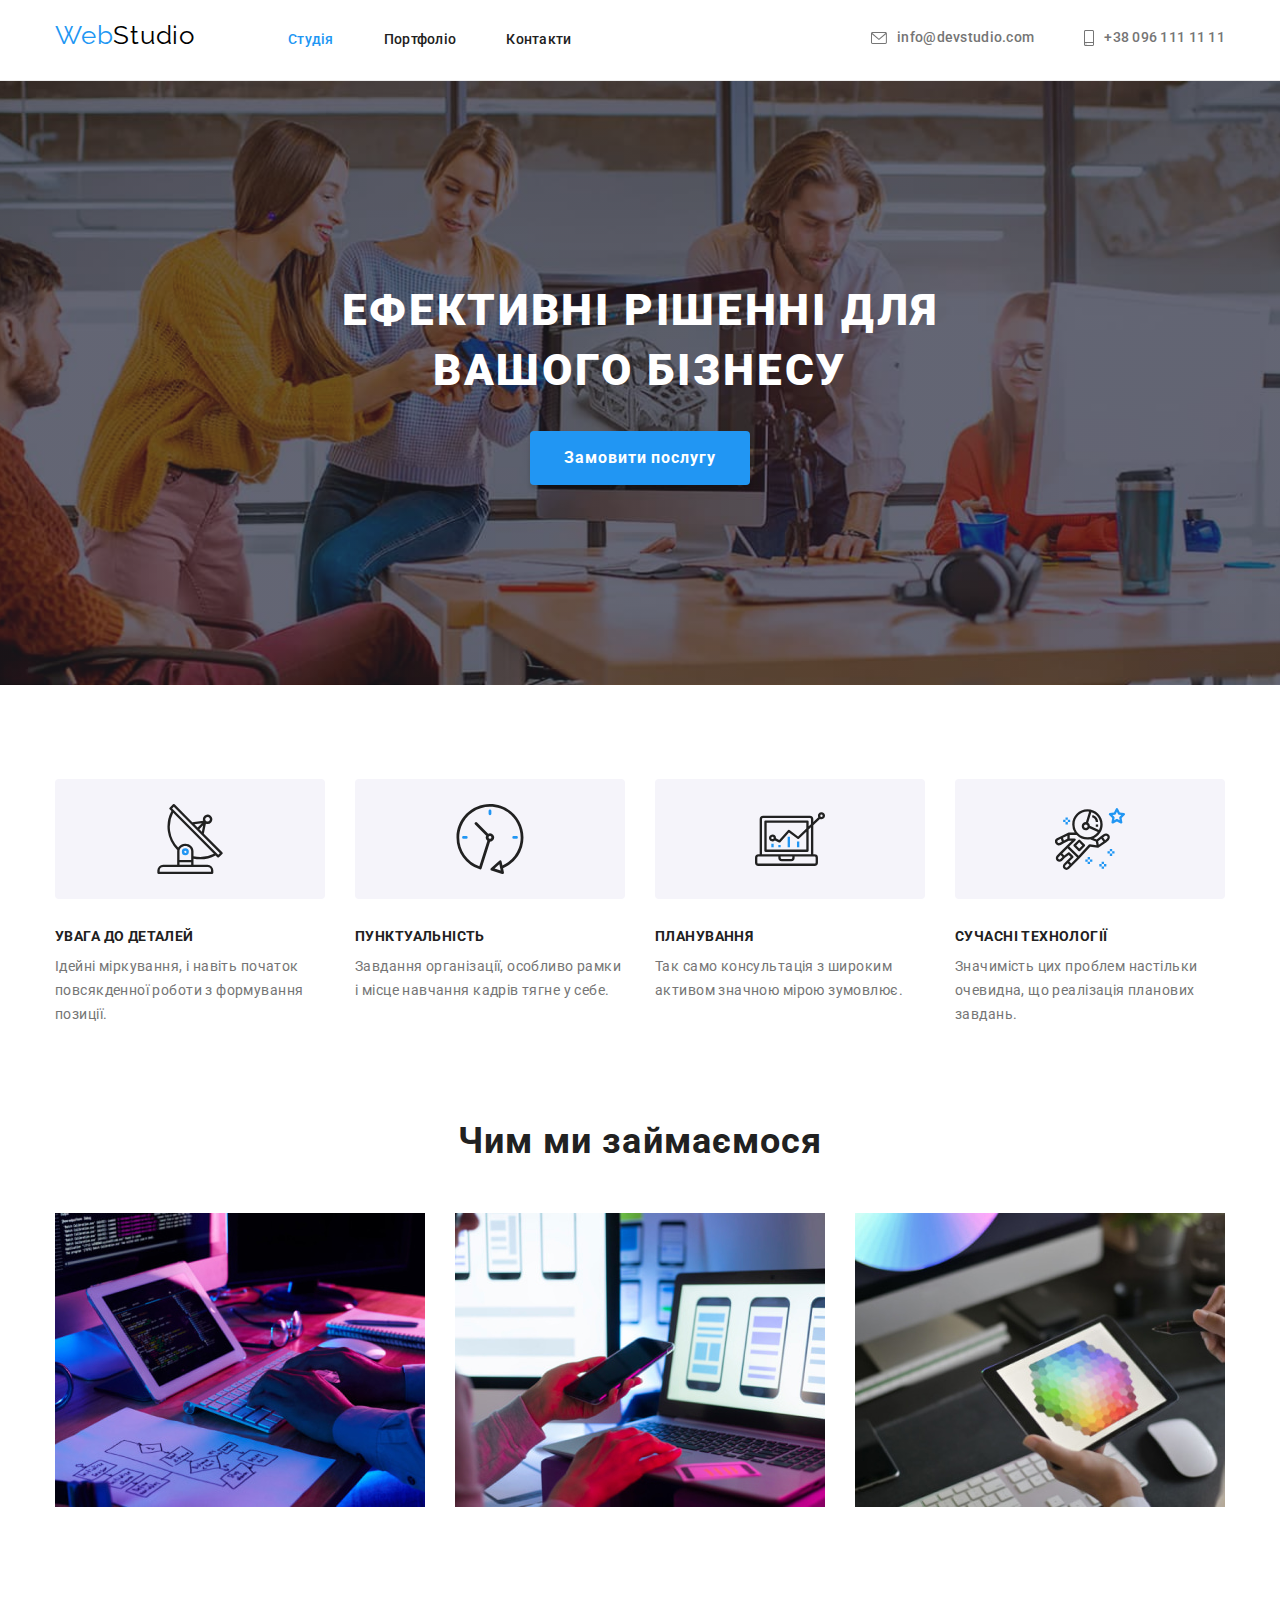
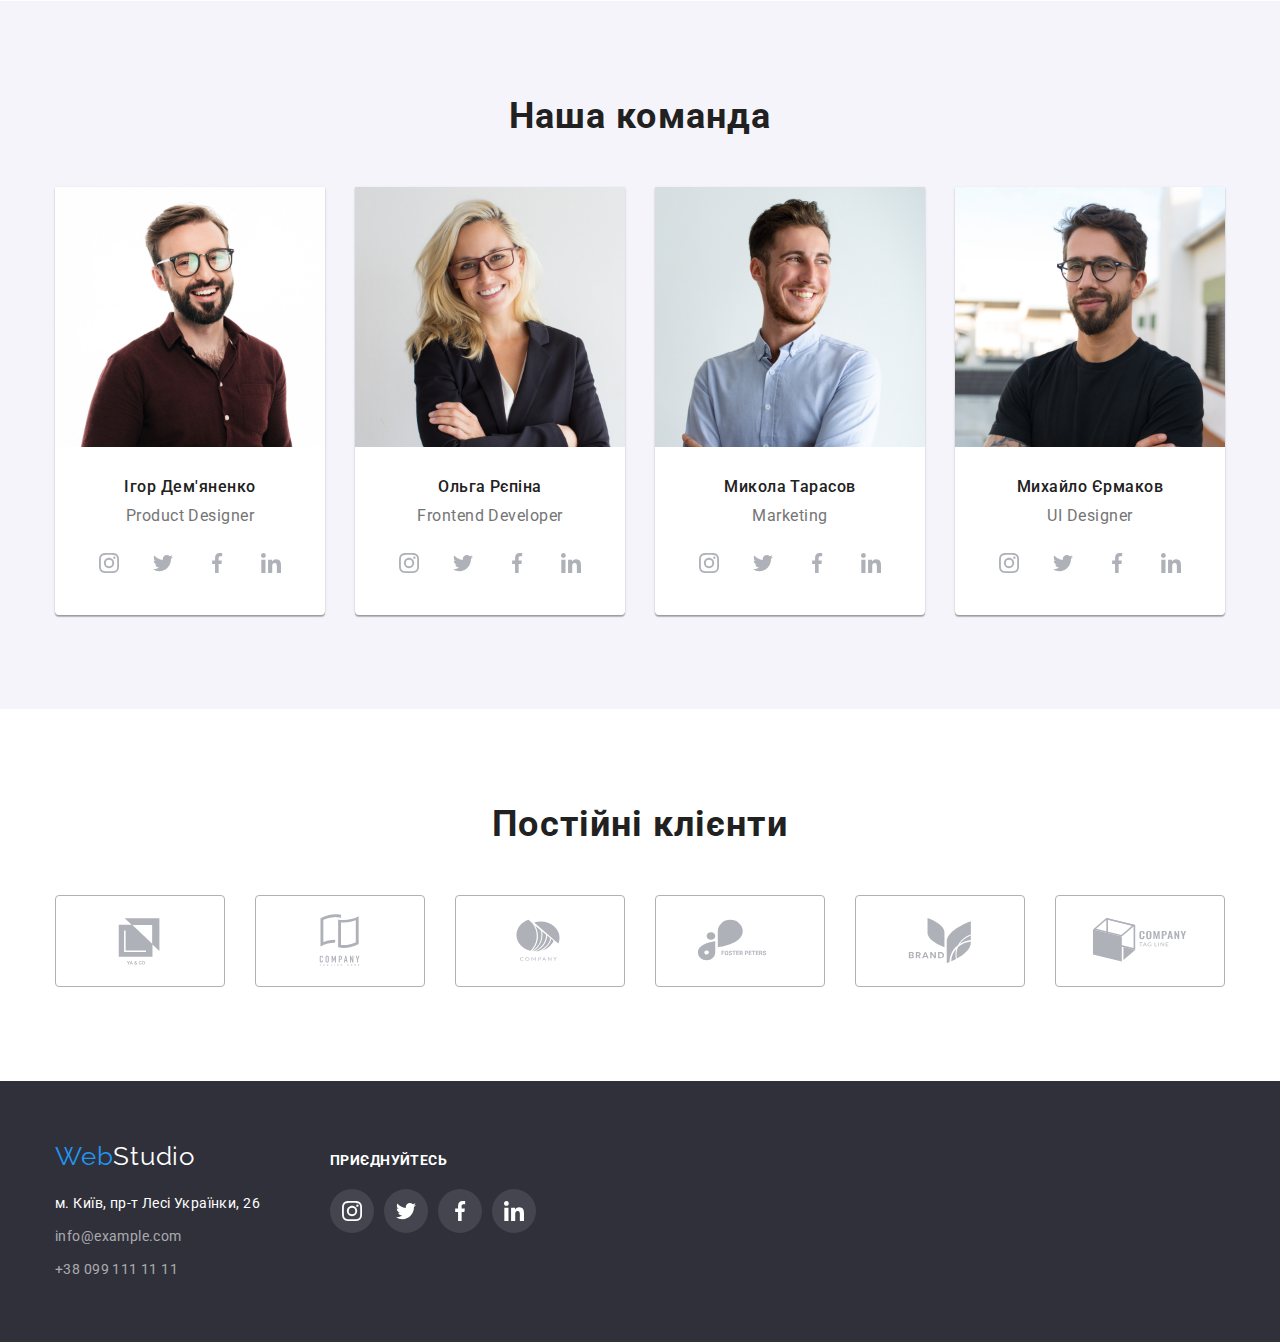
<file: index.html>
<!DOCTYPE html>
<html lang="ru">
  <head>
    <meta charset="UTF-8" />
    <meta http-equiv="X-UA-Compatible" content="IE=edge" />
    <meta name="viewport" content="width=device-width, initial-scale=1.0" />
    <title>WebStudio</title>
    <link rel="preconnect" href="https://fonts.googleapis.com" />
    <link rel="preconnect" href="https://fonts.gstatic.com" crossorigin />
    <link
      href="https://fonts.googleapis.com/css2?family=Raleway:wght@700&family=Roboto:wght@400;500;700;900&display=swap"
      rel="stylesheet"
    />
    <link
      rel="stylesheet"
      href="https://cdnjs.cloudflare.com/ajax/libs/modern-normalize/1.1.0/modern-normalize.min.css"
    />
    <link rel="stylesheet" href="./css/styles.css" />
  </head>
  <body>
    <!-- Header-->
    <header class="header">
      <div class="container header-container">
        <nav class="nav">
          <a class="logo" lang="en" href="./index.html"
            ><span class="logo-accent">Web</span>Studio</a
          >
          <ul class="list nav-list">
            <li class="item">
              <a class="nav-link" href="./index.html" title="Студія">Студія</a>
            </li>
            <li class="item">
              <a class="nav-link" href="./portfolio.html">Портфоліо</a>
            </li>
            <li class="item"><a class="nav-link" href="">Контакти</a></li>
          </ul>
          <ul class="list header-list">
            <li class="mail-item">
              <a class="mail-link" lang="en" href="mailto:info@devstudio.com">
                <svg class="mail-link-item" width="16" height="12">
                  <use href="./images/icons.svg#envelope"></use>
                </svg>
                info@devstudio.com</a
              >
            </li>
            <li class="item">
              <a class="tel-link" href="tel:+380961111111"
                ><svg class="tel-link-item" width="10" height="16">
                  <use href="./images/icons.svg#phone"></use>
                </svg>
                +38 096 111 11 11</a
              >
            </li>
          </ul>
        </nav>
      </div>
    </header>

    <!--Main-->
    <main>
      <!--Hero-->
      <section class="hero">
        <div class="hero-container">
          <h1 class="title-hero">Ефективні рішенні для вашого бізнесу</h1>
          <button class="btn-hero" type="button">Замовити послугу</button>
        </div>
      </section>

      <!--Advantages-->
      <section class="advantage">
        <div class="container advantage-container">
          <h2 class="advantage-title">Переваги</h2>
          <ul class="list advantage-list">
            <li class="advantage-item">
              <div class="advantage-icon">
                <svg width="70" height="70">
                  <use href="./images/icons.svg#antenna"></use>
                </svg>
              </div>
              <h3 class="advantage-item-title">Увага до деталей</h3>
              <p class="advantage-text">
                Ідейні міркування, і навіть початок повсякденної роботи з
                формування позиції.
              </p>
            </li>
            <li class="advantage-item">
              <div class="advantage-icon">
                <svg width="70" height="70">
                  <use href="./images/icons.svg#clock"></use>
                </svg>
              </div>
              <h3 class="advantage-item-title">Пунктуальність</h3>
              <p class="advantage-text">
                Завдання організації, особливо рамки і місце навчання кадрів
                тягне у себе.
              </p>
            </li>
            <li class="advantage-item">
              <div class="advantage-icon">
                <svg width="70" height="70">
                  <use href="./images/icons.svg#diagram"></use>
                </svg>
              </div>
              <h3 class="advantage-item-title">Планування</h3>
              <p class="advantage-text">
                Так само консультація з широким активом значною мірою зумовлює.
              </p>
            </li>
            <li class="advantage-item">
              <div class="advantage-icon">
                <svg width="70" height="70">
                  <use href="./images/icons.svg#astronaut"></use>
                </svg>
              </div>
              <h3 class="advantage-item-title">Сучасні технології</h3>
              <p class="advantage-text">
                Значимість цих проблем настільки очевидна, що реалізація
                планових завдань.
              </p>
            </li>
          </ul>
        </div>
      </section>

      <!--What we do-->
      <section class="activity">
        <div class="container activity-container">
          <h2 class="activity-title">Чим ми займаємося</h2>
          <ul class="list activity-list">
            <li class="activity-item">
              <img
                class="activity-img"
                src="./images/what-we-do/what-we-do-1.jpg"
                alt="Робота зі структурою сайту/додатку"
                width="370"
                height="294"
              />
            </li>
            <li class="activity-item">
              <img
                class="activity-img"
                src="./images/what-we-do/what-we-do-2.jpg"
                alt="Робота з дизайном сайту/додатку"
                width="370"
                height="294"
              />
            </li>
            <li class="activity-item">
              <img
                class="activity-img"
                src="./images/what-we-do/what-we-do-3.jpg"
                alt="Робота з графікою"
                width="370"
                height="294"
              />
            </li>
          </ul>
        </div>
      </section>

      <!--Team-->
      <section class="team">
        <div class="container team-container">
          <h2 class="team-title">Наша команда</h2>
          <ul class="list team-list">
            <li class="team-item">
              <img
                class="team-img"
                src="./images/team/1-ihor.jpg"
                alt="Ігор Дем'яненко"
                width="270"
                height="260"
              />
              <div class="team-form">
                <h3 class="team-member-name">Ігор Дем'яненко</h3>
                <p class="team-text">Product Designer</p>
                <ul class="team-icon-list">
                  <li class="team-icon-item">
                    <a class="team-icon-link" href=""
                      ><svg class="team-icon" width="20" height="20">
                        <use href="./images/icons.svg#instagram"></use>
                      </svg>
                    </a>
                  </li>
                  <li class="team-icon-item">
                    <a class="team-icon-link" href=""
                      ><svg class="team-icon" width="20" height="20">
                        <use href="./images/icons.svg#twitter"></use>
                      </svg>
                    </a>
                  </li>
                  <li class="team-icon-item">
                    <a class="team-icon-link" href=""
                      ><svg class="team-icon" width="20" height="20">
                        <use href="./images/icons.svg#facebook"></use>
                      </svg>
                    </a>
                  </li>
                  <li class="team-icon-item">
                    <a class="team-icon-link" href=""
                      ><svg class="team-icon" width="20" height="20">
                        <use href="./images/icons.svg#linkedin"></use>
                      </svg>
                    </a>
                  </li>
                </ul>
              </div>
            </li>
            <li class="team-item">
              <img
                class="team-img"
                src="./images/team/2-olga.jpg"
                alt="Ольга Рєпіна"
                width="270"
                height="260"
              />
              <div class="team-form">
                <h3 class="team-member-name">Ольга Рєпіна</h3>
                <p class="team-text">Frontend Developer</p>
                <ul class="team-icon-list">
                  <li class="team-icon-item">
                    <a class="team-icon-link" href=""
                      ><svg class="team-icon" width="20" height="20">
                        <use href="./images/icons.svg#instagram"></use>
                      </svg>
                    </a>
                  </li>
                  <li class="team-icon-item">
                    <a class="team-icon-link" href=""
                      ><svg class="team-icon" width="20" height="20">
                        <use href="./images/icons.svg#twitter"></use>
                      </svg>
                    </a>
                  </li>
                  <li class="team-icon-item">
                    <a class="team-icon-link" href=""
                      ><svg class="team-icon" width="20" height="20">
                        <use href="./images/icons.svg#facebook"></use>
                      </svg>
                    </a>
                  </li>
                  <li class="team-icon-item">
                    <a class="team-icon-link" href=""
                      ><svg class="team-icon" width="20" height="20">
                        <use href="./images/icons.svg#linkedin"></use>
                      </svg>
                    </a>
                  </li>
                </ul>
              </div>
            </li>
            <li class="team-item">
              <img
                class="team-img"
                src="./images/team/3-nikolay.jpg"
                alt="Микола Тарасов"
                width="270"
                height="260"
              />
              <div class="team-form">
                <h3 class="team-member-name">Микола Тарасов</h3>
                <p class="team-text">Marketing</p>
                <ul class="team-icon-list">
                  <li class="team-icon-item">
                    <a class="team-icon-link" href=""
                      ><svg class="team-icon" width="20" height="20">
                        <use href="./images/icons.svg#instagram"></use>
                      </svg>
                    </a>
                  </li>
                  <li class="team-icon-item">
                    <a class="team-icon-link" href=""
                      ><svg class="team-icon" width="20" height="20">
                        <use href="./images/icons.svg#twitter"></use>
                      </svg>
                    </a>
                  </li>
                  <li class="team-icon-item">
                    <a class="team-icon-link" href=""
                      ><svg class="team-icon" width="20" height="20">
                        <use href="./images/icons.svg#facebook"></use>
                      </svg>
                    </a>
                  </li>
                  <li class="team-icon-item">
                    <a class="team-icon-link" href=""
                      ><svg class="team-icon" width="20" height="20">
                        <use href="./images/icons.svg#linkedin"></use>
                      </svg>
                    </a>
                  </li>
                </ul>
              </div>
            </li>
            <li class="team-item">
              <img
                class="team-img"
                src="./images/team/4-mihail.jpg"
                alt="Михайло Єрмаков"
                width="270"
                height="260"
              />
              <div class="team-form">
                <h3 class="team-member-name">Михайло Єрмаков</h3>
                <p class="team-text">UI Designer</p>
                <ul class="team-icon-list">
                  <li class="team-icon-item">
                    <a class="team-icon-link" href=""
                      ><svg class="team-icon" width="20" height="20">
                        <use href="./images/icons.svg#instagram"></use>
                      </svg>
                    </a>
                  </li>
                  <li class="team-icon-item">
                    <a class="team-icon-link" href=""
                      ><svg class="team-icon" width="20" height="20">
                        <use href="./images/icons.svg#twitter"></use>
                      </svg>
                    </a>
                  </li>
                  <li class="team-icon-item">
                    <a class="team-icon-link" href=""
                      ><svg class="team-icon" width="20" height="20">
                        <use href="./images/icons.svg#facebook"></use>
                      </svg>
                    </a>
                  </li>
                  <li class="team-icon-item">
                    <a class="team-icon-link" href=""
                      ><svg class="team-icon" width="20" height="20">
                        <use href="./images/icons.svg#linkedin"></use>
                      </svg>
                    </a>
                  </li>
                </ul>
              </div>
            </li>
          </ul>
        </div>
      </section>

      <!-- Clients -->
      <section class="clients">
        <h2 class="clients-title">Постійні клієнти</h2>
        <ul class="clients-list">
          <li class="clients-item">
            <a class="clients-link" href=""
              ><svg class="clients-icon" width="106" height="60">
                <use href="./images/icons.svg#client-1"></use>
              </svg>
            </a>
          </li>
          <li class="clients-item">
            <a class="clients-link" href=""
              ><svg class="clients-icon" width="106" height="60">
                <use href="./images/icons.svg#client-2"></use>
              </svg>
            </a>
          </li>
          <li class="clients-item">
            <a class="clients-link" href=""
              ><svg class="clients-icon" width="106" height="60">
                <use href="./images/icons.svg#client-3"></use>
              </svg>
            </a>
          </li>
          <li class="clients-item">
            <a class="clients-link" href=""
              ><svg class="clients-icon" width="106" height="60">
                <use href="./images/icons.svg#client-4"></use>
              </svg>
            </a>
          </li>
          <li class="clients-item">
            <a class="clients-link" href=""
              ><svg class="clients-icon" width="106" height="60">
                <use href="./images/icons.svg#client-5"></use>
              </svg>
            </a>
          </li>
          <li class="clients-item">
            <a class="clients-link" href=""
              ><svg class="clients-icon" width="106" height="60">
                <use href="./images/icons.svg#client-6"></use>
              </svg>
            </a>
          </li>
        </ul>
      </section>
    </main>

    <!-- Footer -->
    <footer class="footer">
      <div class="container footer-container">
        <div class="footer-contacts">
          <a class="footer-logo" lang="en" href="./index.html"
            ><span class="footer-logo-accent">Web</span>Studio</a
          >
          <address class="footer-address">
            <ul class="list footer-list">
              <li class="footer-item">
                <a
                  class="footer-address-link"
                  href="https://goo.gl/maps/jKXVgSbBTKe5Grf27"
                  target="_blank"
                  >м. Київ, пр-т Лесі Українки, 26</a
                >
              </li>
              <li class="footer-item">
                <a
                  class="footer-mail-link"
                  lang="en"
                  href="mailto:info@example.com"
                  >info@example.com</a
                >
              </li>
              <li class="footer-item">
                <a class="footer-tel-link" href="tel:+380991111111"
                  >+38 099 111 11 11</a
                >
              </li>
            </ul>
          </address>
        </div>
        <div class="footer-icon-section">
          <h2 class="footer-icon-title">Приєднуйтесь</h2>
          <ul class="footer-icon-list">
            <li class="footer-icon-item">
              <a class="footer-icon-link" href="">
                <svg class="footer-icon" width="20" height="20">
                  <use href="./images/icons.svg#instagram"></use>
                </svg>
              </a>
            </li>
            <li class="footer-icon-item">
              <a class="footer-icon-link" href="">
                <svg class="footer-icon" width="20" height="20">
                  <use href="./images/icons.svg#twitter"></use>
                </svg>
              </a>
            </li>
            <li class="footer-icon-item">
              <a class="footer-icon-link" href="">
                <svg class="footer-icon" width="20" height="20">
                  <use href="./images/icons.svg#facebook"></use>
                </svg>
              </a>
            </li>
            <li class="footer-icon-item">
              <a class="footer-icon-link" href="">
                <svg class="footer-icon" width="20" height="20">
                  <use href="./images/icons.svg#linkedin"></use>
                </svg>
              </a>
            </li>
          </ul>
        </div>
      </div>
    </footer>
  </body>
</html>
</file>
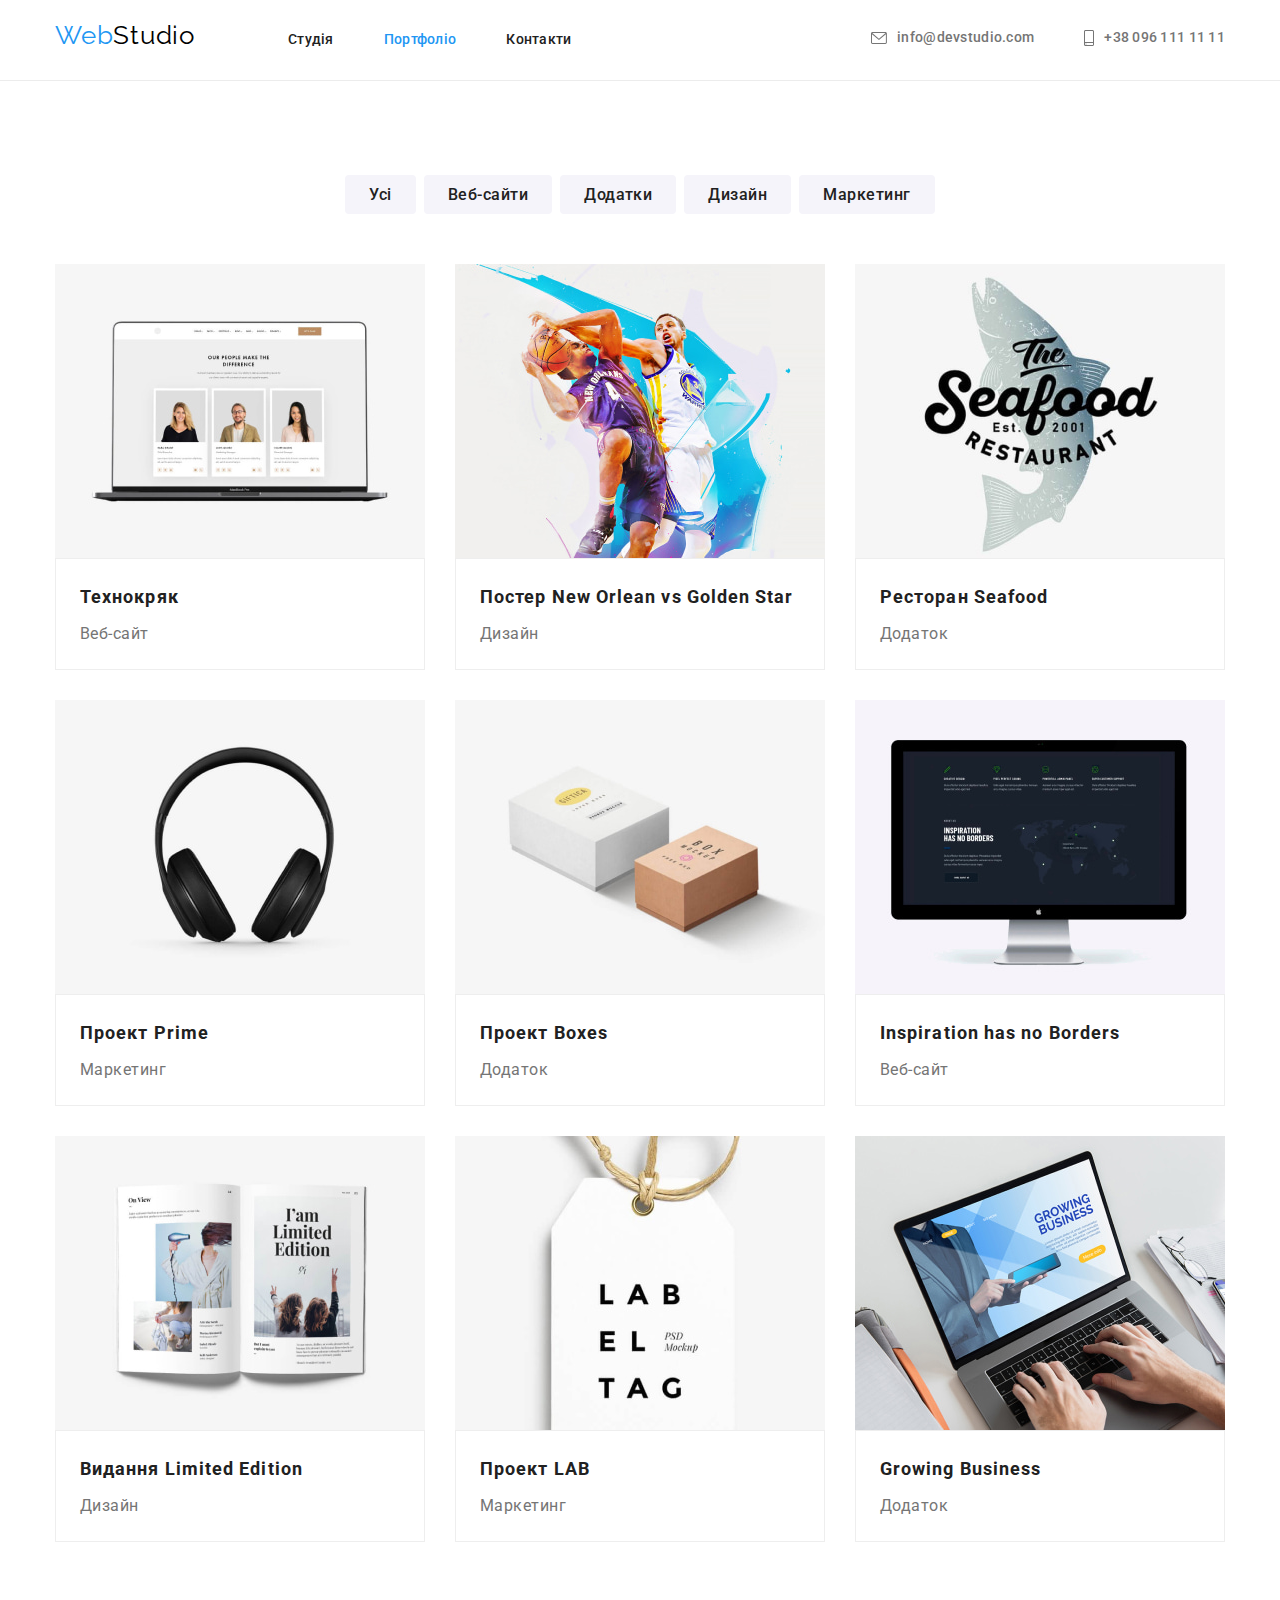
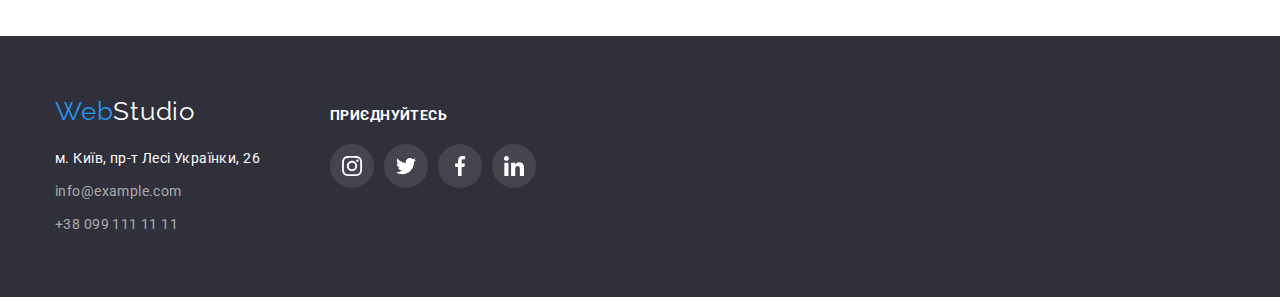
<file: portfolio.html>
<!DOCTYPE html>
<html lang="ru">
  <head>
    <meta charset="UTF-8" />
    <meta http-equiv="X-UA-Compatible" content="IE=edge" />
    <meta name="viewport" content="width=device-width, initial-scale=1.0" />
    <title>WebStudio</title>
    <link rel="preconnect" href="https://fonts.googleapis.com" />
    <link rel="preconnect" href="https://fonts.gstatic.com" crossorigin />
    <link
      href="https://fonts.googleapis.com/css2?family=Raleway:wght@700&family=Roboto:wght@400;500;700;900&display=swap"
      rel="stylesheet"
    />
    <link
      rel="stylesheet"
      href="https://cdnjs.cloudflare.com/ajax/libs/modern-normalize/1.1.0/modern-normalize.min.css"
    />
    <link rel="stylesheet" href="./css/styles.css" />
  </head>
  <body>
    <!-- Header-->
    <header class="header">
      <div class="container header-container">
        <nav class="nav">
          <a class="logo" lang="en" href="./index.html"
            ><span class="logo-accent">Web</span>Studio</a
          >
          <ul class="list nav-list">
            <li class="item">
              <a class="nav-link" href="./index.html">Студія</a>
            </li>
            <li class="item">
              <a class="nav-link" href="./portfolio.html" title="Портфоліо"
                >Портфоліо</a
              >
            </li>
            <li class="item"><a class="nav-link" href="">Контакти</a></li>
          </ul>
          <ul class="list header-list">
            <li class="mail-item">
              <a class="mail-link" lang="en" href="mailto:info@devstudio.com">
                <svg class="mail-link-item" width="16" height="12">
                  <use href="./images/icons.svg#envelope"></use>
                </svg>
                info@devstudio.com</a
              >
            </li>
            <li class="item">
              <a class="tel-link" href="tel:+380961111111"
                ><svg class="tel-link-item" width="10" height="16">
                  <use href="./images/icons.svg#phone"></use>
                </svg>
                +38 096 111 11 11</a
              >
            </li>
          </ul>
        </nav>
      </div>
    </header>

    <!--Portfolio-->
    <main class="main">
      <h1 class="main-title">Портфоліо</h1>
      <section class="filter">
        <div class="container filter-buttons-container">
          <h2 class="filter-title">Фільтр</h2>
          <ul class="list filter-btn-list">
            <li class="filter-btn-item">
              <button class="filter-btn" type="button">Усі</button>
            </li>
            <li class="filter-btn-item">
              <button class="filter-btn" type="button">Веб-сайти</button>
            </li>
            <li class="filter-btn-item">
              <button class="filter-btn" type="button">Додатки</button>
            </li>
            <li class="filter-btn-item">
              <button class="filter-btn" type="button">Дизайн</button>
            </li>
            <li class="filter-btn-item">
              <button class="filter-btn" type="button">Маркетинг</button>
            </li>
          </ul>
        </div>
        <div class="container filter-items-container">
          <ul class="list filter-list">
            <li class="filter-item">
              <img
                class="filter-img"
                src="./images/portfolio-page/1-techno-crack.jpg"
                alt="Технокряк-вебсайт"
                width="370"
                height="294"
              />
              <div class="poster-text">
                <h3 class="filter-item-title">Технокряк</h3>
                <p class="filter-text">Веб-сайт</p>
              </div>
            </li>
            <li class="filter-item">
              <img
                class="filter-img"
                src="./images/portfolio-page/2-basketball.jpg"
                alt="Постер баскетбол"
                width="370"
                height="294"
              />
              <div class="poster-text">
                <h3 class="filter-item-title">
                  Постер New Orlean vs Golden Star
                </h3>
                <p class="filter-text">Дизайн</p>
              </div>
            </li>
            <li class="filter-item">
              <img
                class="filter-img"
                src="./images/portfolio-page/3-seafood.jpg"
                alt="Логотип ресторану"
                width="370"
                height="294"
              />
              <div class="poster-text">
                <h3 class="filter-item-title">Ресторан Seafood</h3>
                <p class="filter-text">Додаток</p>
              </div>
            </li>
            <li class="filter-item">
              <img
                class="filter-img"
                src="./images/portfolio-page/4-headphones.jpg"
                alt="Маркетинговий проект Прайм"
                width="370"
                height="294"
              />
              <div class="poster-text">
                <h3 class="filter-item-title">Проект Prime</h3>
                <p class="filter-text">Маркетинг</p>
              </div>
            </li>
            <li class="filter-item">
              <img
                class="filter-img"
                src="./images/portfolio-page/5-boxes.jpg"
                alt="Проект Boxes"
                width="370"
                height="294"
              />
              <div class="poster-text">
                <h3 class="filter-item-title">Проект Boxes</h3>
                <p class="filter-text">Додаток</p>
              </div>
            </li>
            <li class="filter-item">
              <img
                class="filter-img"
                src="./images/portfolio-page/6-monitor.jpg"
                alt="Натхнення не має меж"
                width="370"
                height="294"
              />
              <div class="poster-text">
                <h3 class="filter-item-title">Inspiration has no Borders</h3>
                <p class="filter-text">Веб-сайт</p>
              </div>
            </li>
            <li class="filter-item">
              <img
                class="filter-img"
                src="./images/portfolio-page/7-book.jpg"
                alt="Видання Limited Edition"
                width="370"
                height="294"
              />
              <div class="poster-text">
                <h3 class="filter-item-title">Видання Limited Edition</h3>
                <p class="filter-text">Дизайн</p>
              </div>
            </li>
            <li class="filter-item">
              <img
                class="filter-img"
                src="./images/portfolio-page/8-lab.jpg"
                alt="Проект LAB"
                width="370"
                height="294"
              />
              <div class="poster-text">
                <h3 class="filter-item-title">Проект LAB</h3>
                <p class="filter-text">Маркетинг</p>
              </div>
            </li>
            <li class="filter-item">
              <img
                class="filter-img"
                src="./images/portfolio-page/9-laptop.jpg"
                alt="Додаток для розширення бізнесу"
                width="370"
                height="294"
              />
              <div class="poster-text">
                <h3 class="filter-item-title">Growing Business</h3>
                <p class="filter-text">Додаток</p>
              </div>
            </li>
          </ul>
        </div>
      </section>
    </main>

    <!--Footer-->
    <footer class="footer">
      <div class="container footer-container">
        <div class="footer-contacts">
          <a class="footer-logo" lang="en" href="./index.html"
            ><span class="footer-logo-accent">Web</span>Studio</a
          >
          <address class="footer-address">
            <ul class="list footer-list">
              <li class="footer-item">
                <a
                  class="footer-address-link"
                  href="https://goo.gl/maps/jKXVgSbBTKe5Grf27"
                  target="_blank"
                  >м. Київ, пр-т Лесі Українки, 26</a
                >
              </li>
              <li class="footer-item">
                <a
                  class="footer-mail-link"
                  lang="en"
                  href="mailto:info@example.com"
                  >info@example.com</a
                >
              </li>
              <li class="footer-item">
                <a class="footer-tel-link" href="tel:+380991111111"
                  >+38 099 111 11 11</a
                >
              </li>
            </ul>
          </address>
        </div>
        <div class="footer-icon-section">
          <h2 class="footer-icon-title">Приєднуйтесь</h2>
          <ul class="footer-icon-list">
            <li class="footer-icon-item">
              <a class="footer-icon-link" href="">
                <svg class="footer-icon" width="20" height="20">
                  <use href="./images/icons.svg#instagram"></use>
                </svg>
              </a>
            </li>
            <li class="footer-icon-item">
              <a class="footer-icon-link" href="">
                <svg class="footer-icon" width="20" height="20">
                  <use href="./images/icons.svg#twitter"></use>
                </svg>
              </a>
            </li>
            <li class="footer-icon-item">
              <a class="footer-icon-link" href="">
                <svg class="footer-icon" width="20" height="20">
                  <use href="./images/icons.svg#facebook"></use>
                </svg>
              </a>
            </li>
            <li class="footer-icon-item">
              <a class="footer-icon-link" href="">
                <svg class="footer-icon" width="20" height="20">
                  <use href="./images/icons.svg#linkedin"></use>
                </svg>
              </a>
            </li>
          </ul>
        </div>
      </div>
    </footer>
  </body>
</html>
</file>
<file: css/styles.css>
/* Font-family: 'Roboto', 'Raleway', sans-serif. */

/* Colors
#2196F3 - Accent color (Blue);
#FFFFFF - White color;
#212121 - Black color;
#757575 - Main text (Light grey);
#E5E5E5 - Main Backgroung (White);
#2F303A - Secondary Background (Dark grey).
*/
:root {
  /* Fonts */
  --main-font: "Roboto", sans-serif;
  --secondary-font: "Raleway", sans-serif;
  /* Text colors */
  --main-text-color: #757575;
  --title-color: #212121;
  --accent-color: #2196f3;
  --white: #ffffff;
  --black: #000000;
  --border-color: #ececec;
  --icon-color: #AFB1B8;
  /* Background colors */
  --first-bg-color: #f5f4fa;
  --second-bg-color: #2f303a;
  --hero-bg-color: #C4C4C4;
}
body {
  font-family: var(--main-font);
  font-size: 14px;
  line-height: 1.71;
  letter-spacing: 0.03em;
  color: var(--main-text-color);
  background-color: var(--white);
}
h1,
h2,
h3,
p,
ul {
  margin-top: 0;
  margin-bottom: 0;
  padding-left: 0;
}
.list {
  padding-left: 0;
  margin-top: 0;
  margin-top: 0;
  list-style: none;
}
.container {
  width: 1200px;
  align-items: center;
  padding-left: 15px;
  padding-right: 15px;
  margin-left: auto;
  margin-right: auto;
}

/* Header */
.header {
  background-color: var(--white);
  border-bottom: 1px solid var(--border-color);
}
.nav {
  display: flex;
  align-items: baseline;
}
.logo {
  margin-right: 93px;

  font-family: var(--secondary-font);
  font-size: 26px;
  line-height: 1.19;
  letter-spacing: 0.03em;
  text-decoration: none;
  color: var(--black);
}
.logo-accent {
  color: var(--accent-color);
}
.nav-list {
  display: flex;
}
.nav-list .item {
  margin-right: 50px;
  padding-top: 32px;
  padding-bottom: 32px;
}
.nav-list .item:last-child {
  margin-right: 0;
}
.nav .item {
  font-weight: 500;
  font-size: 14px;
  line-height: 1.14;
  letter-spacing: 0.02em;
}
.nav-link {
  text-decoration: none;
  color: var(--title-color);
}
.nav-link[title] {
  color: var(--accent-color);
  text-decoration: none;
}
.nav-link:hover,
.nav-link:focus {
  color: var(--accent-color);
}
.header-list {
  display: flex;
  margin-left: auto;

  font-weight: 500;
  font-size: 14px;
  line-height: 1.14;
  letter-spacing: 0.02em;
}
.header-list .mail-item {
  margin-right: 50px;
}
.header-list .item:last-child {
  margin-right: 0;
}
.list .header-list {
  display: flex;
  align-items: center;
}
.mail-link,
.tel-link {
  display: flex;
  align-items: center;
  text-decoration: none;
  color: var(--main-text-color);
}
.mail-link-item,
.tel-link-item {
  margin-right: 10px;
  fill: currentColor;
}
.mail-link:hover,
.tel-link:hover,
.mail-link:focus,
.tel-link:focus {
  color: var(--accent-color);
}

/* Main */

/* Hero */
.hero {
  margin-left: auto;
  margin-right: auto;
  padding-top: 200px;
  padding-bottom: 200px;
  max-width: 1600px;
  text-align: center;
  background-image: linear-gradient(rgba(47, 48, 58, 0.4), rgba(47, 48, 58, 0.4)), url(../images/hero-background.jpg);
  background-color: var(--hero-bg-color);
  background-position: center;
  background-repeat: no-repeat;
  background-size: cover;
}
.title-hero {
  margin-bottom: 30px;
  margin-right: auto;
  margin-left: auto;
  width: 696px;
  font-weight: 900;
  font-size: 44px;
  line-height: 1.36;
  letter-spacing: 0.06em;
  text-transform: uppercase;
  color: var(--white);
}
.btn-hero {
  padding: 10px 32px 10px 32px;
  font-weight: 700;
  font-size: 16px;
  line-height: 1.88;
  letter-spacing: 0.06em;
  color: var(--white);
  background-color: var(--accent-color);
  box-shadow: 0px 4px 4px rgba(0, 0, 0, 0.15);
  border-color: transparent;
  border-radius: 4px;
  cursor: pointer;
}
.btn-hero:hover,
.btn-hero:focus {
  color: var(--white);
  background-color: var(--accent-color);
}

/* Advantages */
.advantage {
  padding-top: 94px;
  padding-bottom: 94px;
}
.advantage-title {
  position: absolute;
  width: 1px;
  height: 1px;
  margin: -1px;
  border: 0;
  padding: 0;
  white-space: nowrap;
  clip: rect(0 0 0 0);
  overflow: hidden;
}
.advantage-list {
  display: flex;
}
.advantage-icon {
  display: flex;
  align-items: center;
  justify-content: center;
  width: 270px;
  height: 120px;
  margin-bottom: 30px;
  border-radius: 4px;
  background-color: var(--first-bg-color);
}
.advantage-item {
  width: 270px;
  margin-right: 30px;
}
.advantage-item:last-child {
  margin-right: 0;
}
.advantage-item-title {
  margin-bottom: 10px;
  font-size: 14px;
  line-height: 1.14;
  letter-spacing: 0.03em;
  text-transform: uppercase;
  color: var(--title-color);
}
.advantage-text {
  font-size: 14px;
  line-height: 1.71;
  letter-spacing: 0.03em;
  color: var(--main-text-color);
}

/* What we do */
.activity {
  padding-bottom: 94px;
}
.activity-title {
  text-align: center;
  margin-bottom: 50px;
  font-size: 36px;
  line-height: 1.17;
  letter-spacing: 0.03em;
  color: var(--title-color);
}
.activity-list {
  display: flex;
}
.activity-item {
  margin-right: 30px;
}
.activity-item:last-child {
  margin-right: 0;
}
.activity-img {
  display: block;
}

/* Team */
.team {
  background-color: var(--first-bg-color);
  padding-top: 94px;
  padding-bottom: 94px;
}
.team-title {
  text-align: center;
  margin-bottom: 50px;
  font-size: 36px;
  line-height: 1.17;
  letter-spacing: 0.03em;
  color: var(--title-color);
}
.team-list {
  display: flex;
}
.team-item {
  list-style: none;
  margin-right: 30px;
  background-color: var(--white);
  box-shadow: 0px 1px 3px rgba(0, 0, 0, 0.12), 0px 1px 1px rgba(0, 0, 0, 0.14),
    0px 2px 1px rgba(0, 0, 0, 0.2);
  border-radius: 0px 0px 4px 4px;
}
.team-item:last-child {
  margin-right: 0;
}
.team-img {
  display: block;
  max-width: 100%;
  height: auto;
}
.team-form {
  padding: 30px 32px 30px 32px;
}
.team-member-name {
  margin-bottom: 10px;
  text-align: center;
  font-weight: 500;
  font-size: 16px;
  line-height: 1.19;
  letter-spacing: 0.03em;
  color: var(--title-color);
}
.team-text {
  text-align: center;
  font-size: 16px;
  line-height: 1.19;
  letter-spacing: 0.03em;
  color: var(--main-text-color);
  margin-bottom: 16px;
}
.team-icon-list {
  display: flex;
  list-style: none;
  gap: 10px;
}
.team-icon-item {
width: 44px;
height: 44px;
}
.team-icon-link {
 display: flex;
 align-items: center;
 justify-content: center;
 width: 100%;
 height: 100%;
 color: var(--icon-color);
 border-radius: 50%;
}
.team-icon {
  display: block;
  fill: currentColor;
}
.team-icon-link:hover,
.team-icon-link:focus {
  background-color: var(--accent-color);
  width: 100%;
  height: 100%;
  border-radius: 50%;
}
.team-icon-link:hover .team-icon,
.team-icon-link:focus .team-icon {
  fill: var(--white);
}

/* Clients */
.clients {
  padding-top: 94px;
  padding-bottom: 94px;
  background-color: var(--);
}
.clients-title {
    font-weight: 700;
    font-size: 36px;
    line-height: 1.17;
    text-align: center;
    letter-spacing: 0.03em;
    color: var(--title-color);
    margin-bottom: 50px;
}
.clients-list {
  display: flex;
  justify-content: center;
  list-style: none;
  gap: 30px;
}
.clients-item {
  width: 170px;
  height: 92px;
}
.clients-link {
  display: flex;
  align-items: center;
  justify-content: center;
  width: 100%;
  height: 100%;
  fill: var(--icon-color);
  border: 1px solid #AFB1B8;
  border-radius: 4px;
}
.clients-link:hover,
.clients-link:focus {
  border: 1px solid var(--accent-color);
  fill: var(--accent-color);
}

/* Footer */
.footer {
  padding-top: 60px;
  padding-bottom: 60px;
  background-color: var(--second-bg-color);
}
.footer-container {
 display: flex;
 align-items: baseline;
}
.footer-logo {
  display: block;
  margin-bottom: 20px;
  font-family: var(--secondary-font);
  font-size: 26px;
  line-height: 1.19;
  letter-spacing: 0.03em;
  text-decoration: none;
  color: var(--white);
}
.footer-logo-accent {
  color: var(--accent-color);
}
.footer-item {
  display: block;
  margin-bottom: 9px;
}
.footer-item:last-child {
  margin-bottom: 0;
}
.footer-address-link {
  font-style: normal;
  font-size: 14px;
  line-height: 1.71;
  letter-spacing: 0.03em;
  text-decoration: none;
  color: var(--white);
}
.footer-mail-link,
.footer-tel-link {
  font-style: normal;
  font-size: 14px;
  line-height: 1.71;
  letter-spacing: 0.03em;
  text-decoration: none;
  color: rgba(255, 255, 255, 0.6);
}
.footer-tel-link {
  padding-bottom: 0;
}
.footer-address-link:hover,
.footer-mail-link:hover,
.footer-tel-link:hover,
.footer-address-link:focus,
.footer-mail-link:focus,
.footer-tel-link:focus {
  color: var(--accent-color);
}
.footer-icon-section {
  margin-left: 70px;
}
.footer-icon-title {
  font-weight: 700;
  font-size: 14px;
  line-height: 1.14;
  letter-spacing: 0.03em;
  text-transform: uppercase;
  color: var(--white);
}
.footer-icon-list {
  display: flex;
  list-style: none;
  gap: 10px;
  margin-top: 20px;
}
.footer-icon-item {
  width: 44px;
  height: 44px;
}
.footer-icon-link {
  display: flex;
  align-items: center;
  justify-content: center;
  width: 100%;
  height: 100%;
  color: var(--white);
  background-color: rgba(255, 255, 255, 0.1);
  border-radius: 50%;
}
.footer-icon {
  display: block;
  fill: currentColor;
}
.footer-icon-link:hover,
.footer-icon-link:focus {
  background-color: var(--accent-color);
  width: 100%;
  height: 100%;
  border-radius: 50%;
}
.footer-icon-link:hover .team-icon,
.footer-icon-link:focus .team-icon {
  fill: var(--white);
}

/* Portfolio */
.main-title {
  position: absolute;
  width: 1px;
  height: 1px;
  margin: -1px;
  border: 0;
  padding: 0;
  white-space: nowrap;
  clip: rect(0 0 0 0);
  overflow: hidden;
}
.filter-title {
  position: absolute;
  width: 1px;
  height: 1px;
  margin: -1px;
  border: 0;
  padding: 0;
  white-space: nowrap;
  clip: rect(0 0 0 0);
  overflow: hidden;
}

/* Filter buttons */
.filter {
  padding-top: 94px;
  padding-bottom: 94px;
}
.filter-btn-list {
  display: flex;
  justify-content: center;
  margin-bottom: 50px;
}
.filter-btn-item {
  margin-right: 8px;
}
.filter-btn-item:last-child {
  margin-right: 0;
}
.filter-btn {
  padding: 6px 22px 6px 22px;
  font-family: var(--main-font);
  font-weight: 500;
  font-size: 16px;
  line-height: 1.44;
  text-align: center;
  letter-spacing: 0.03em;
  color: var(--title-color);
  background: var(--first-bg-color);
  border-radius: 4px;
  border-color: transparent;
  cursor: pointer;
}
.filter-btn:hover,
.filter-btn:focus {
  color: var(--white);
  background-color: var(--accent-color);
  box-shadow: 0px 3px 1px rgba(0, 0, 0, 0.1), 0px 1px 2px rgba(0, 0, 0, 0.08),
    0px 2px 2px rgba(0, 0, 0, 0.12);
  border-radius: 4px;
}

/* Filter items */
.filter-list {
  display: flex;
  flex-wrap: wrap;
  gap: 30px;
}
.filter-item:hover {
  box-shadow: 0px 1px 1px rgba(0, 0, 0, 0.12), 0px 4px 4px rgba(0, 0, 0, 0.06), 1px 4px 6px rgba(0, 0, 0, 0.16);
}
.filter-img {
  display: block;
  max-width: 100%;
  height: auto;
}
.poster-text {
  padding: 20px 24px 20px 24px;
  border: 1px solid #EEEEEE;
}
.filter-item-title {
  margin-bottom: 4px;
  font-size: 18px;
  line-height: 2;
  letter-spacing: 0.06em;
  color: var(--title-color);
}
.filter-text {
  font-size: 16px;
  line-height: 1.88;
  letter-spacing: 0.03em;
  color: var(--main-text-color);
}
</file>
